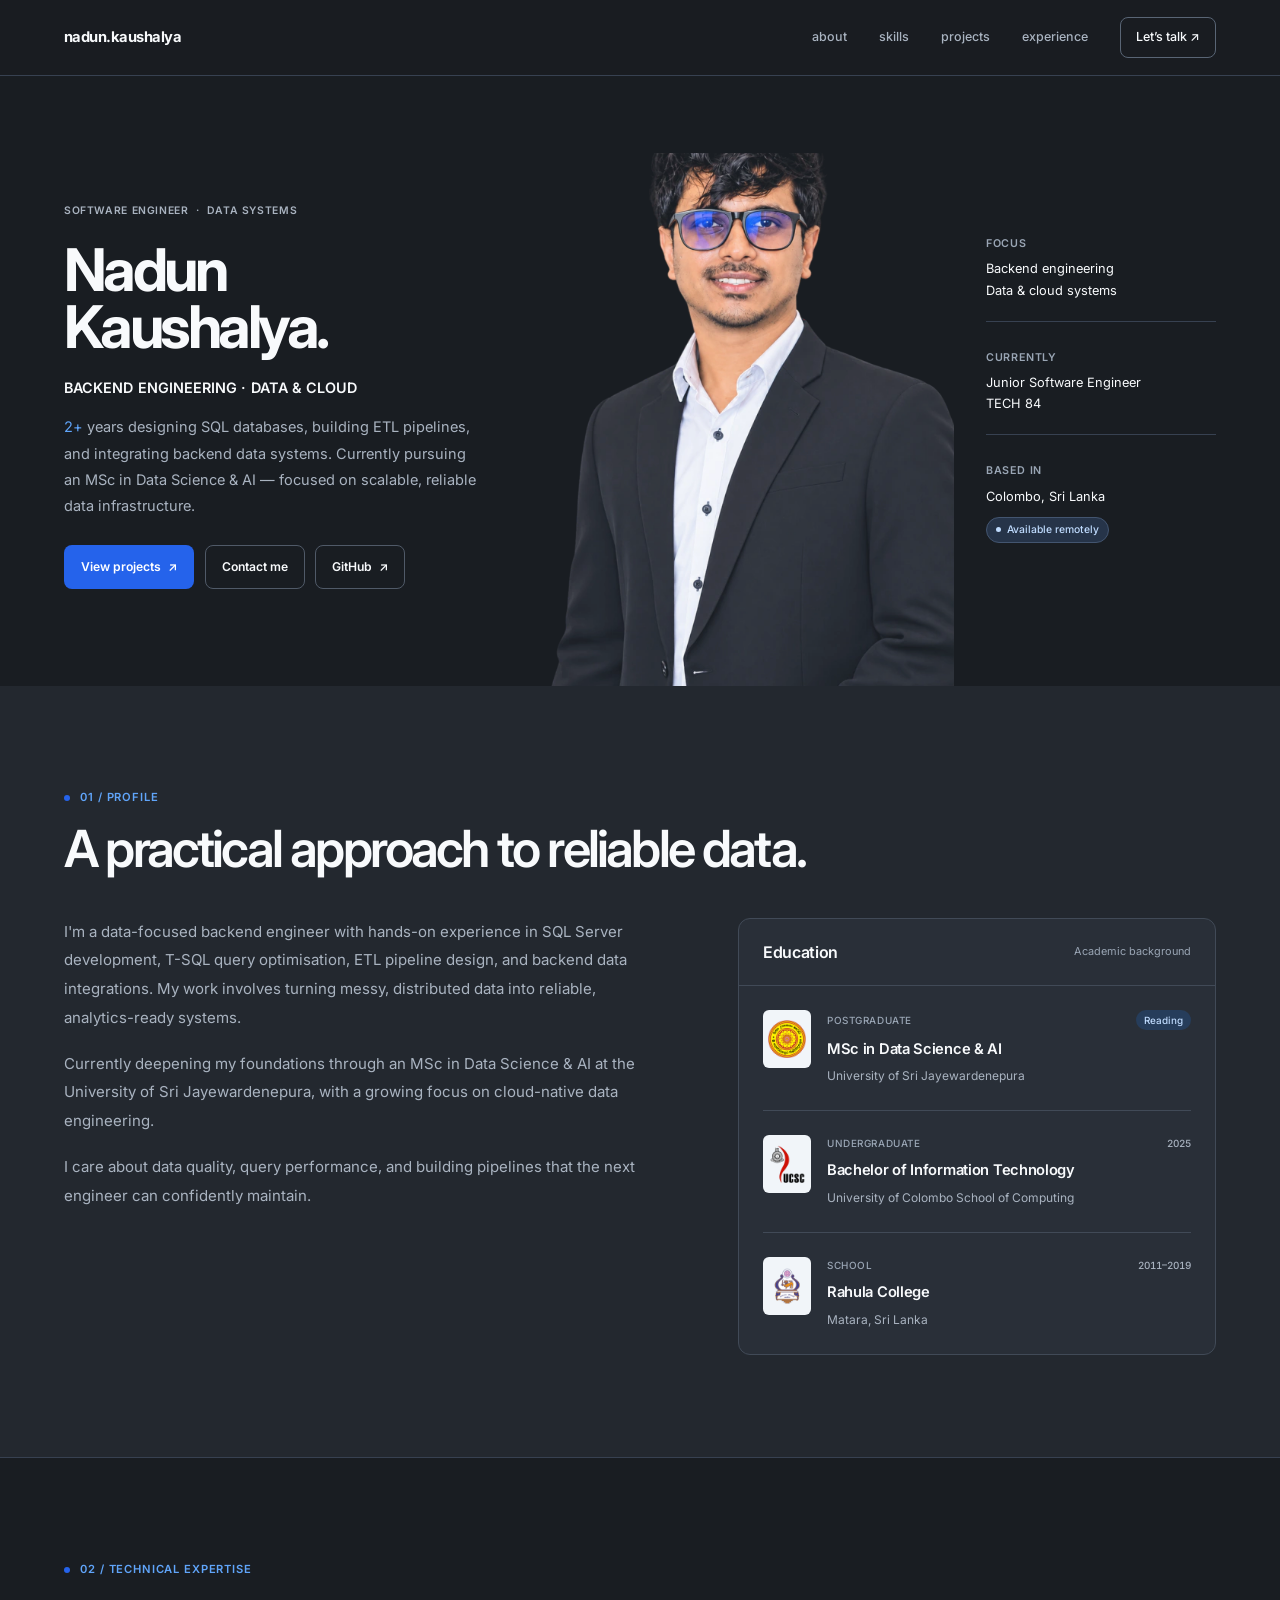
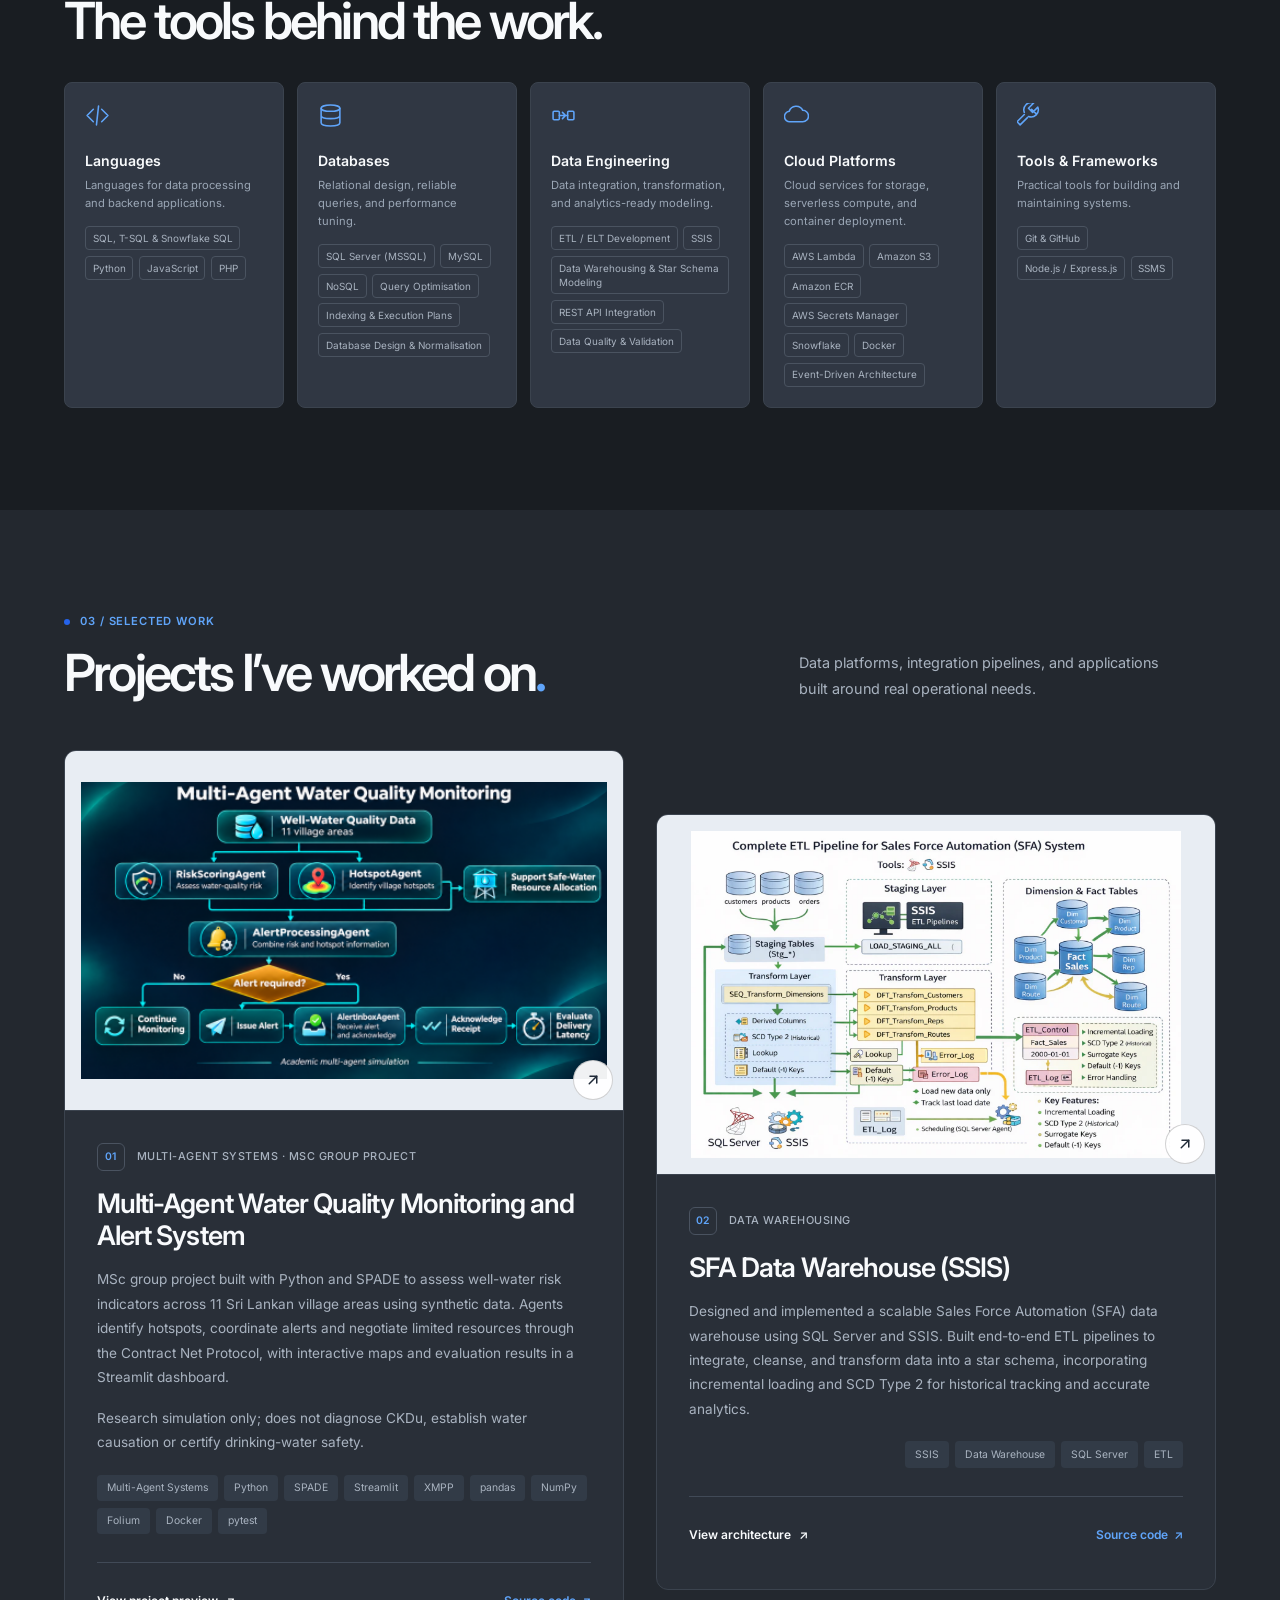
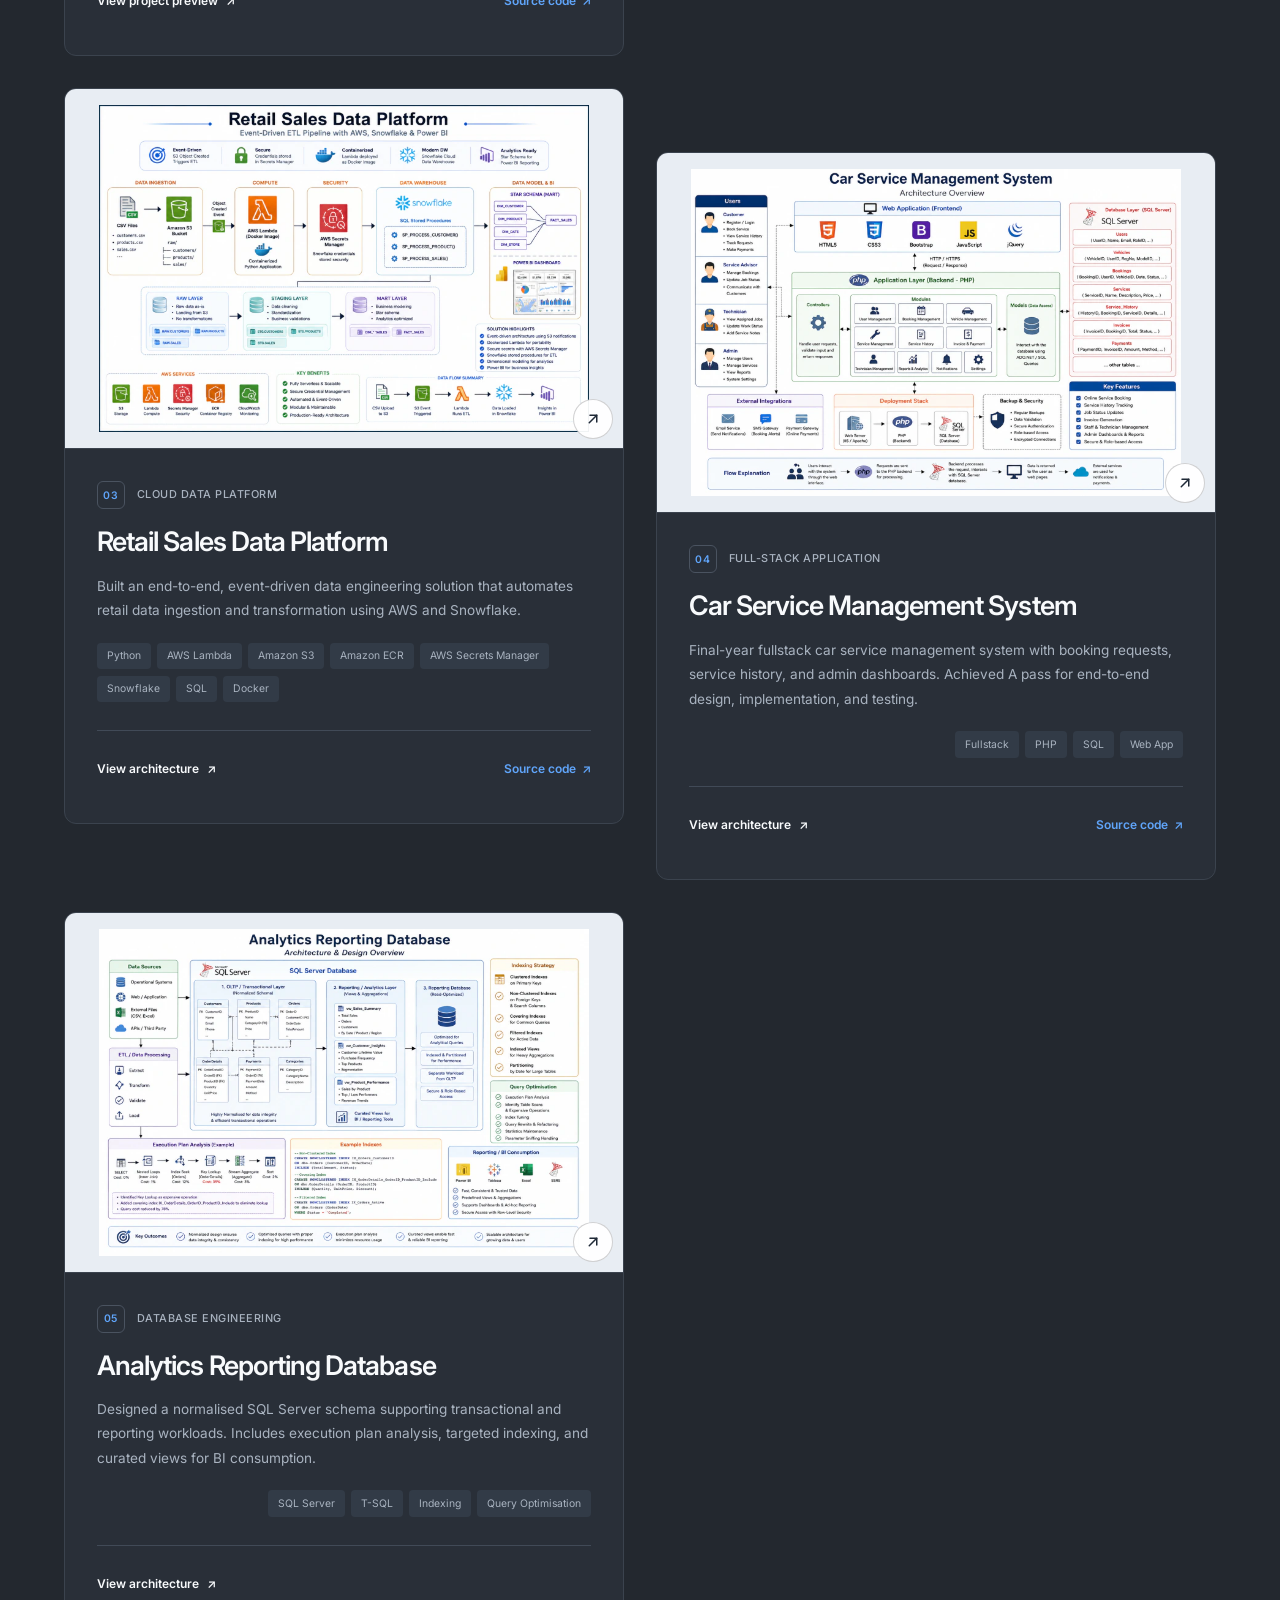
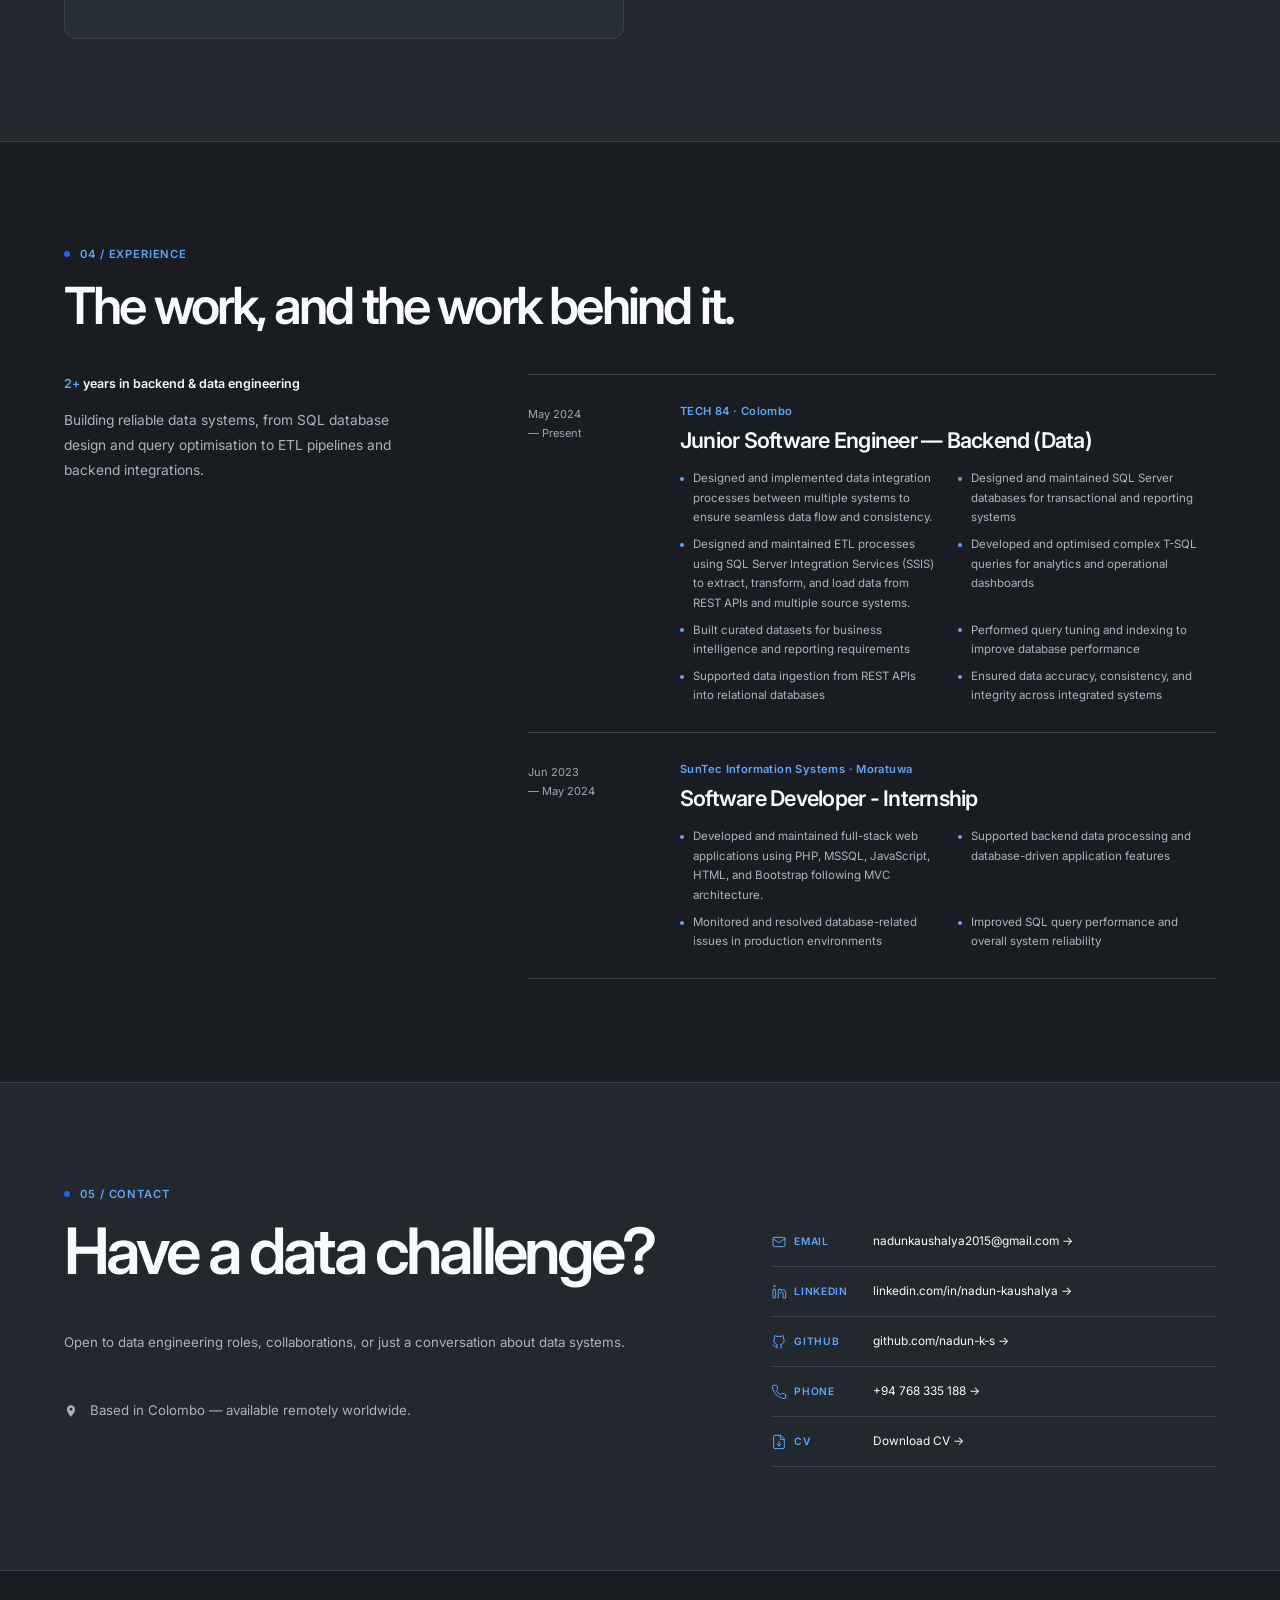
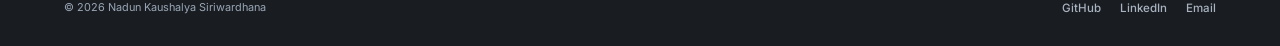
<file: index.html>
<!DOCTYPE html>
<html lang="en">
<head>
  <meta charset="UTF-8" />
  <meta name="viewport" content="width=device-width, initial-scale=1.0" />
  <title>Nadun Kaushalya — Software Engineer | Data &amp; Backend</title>
  <meta name="description" content="Nadun Kaushalya is a software engineer focused on backend systems, databases, and data engineering." />
  <meta name="theme-color" content="#191d22" />
  <link rel="icon" type="image/svg+xml" href="favicon.svg" />
  <link rel="preload" as="image" type="image/webp" imagesrcset="img/responsive/nadun-kaushalya-480.webp 480w, img/responsive/nadun-kaushalya-640.webp 640w, img/responsive/nadun-kaushalya-800.webp 800w, img/responsive/nadun-kaushalya-1000.webp 1000w, img/responsive/nadun-kaushalya-1440.webp 1440w, img/responsive/nadun-kaushalya-1800.webp 1800w, img/responsive/nadun-kaushalya-2200.webp 2200w" imagesizes="(max-width: 540px) 480px, 709px" fetchpriority="high" />
  <link rel="preconnect" href="https://fonts.googleapis.com" />
  <link rel="preconnect" href="https://fonts.gstatic.com" crossorigin />
  <link href="https://fonts.googleapis.com/css2?family=Inter:wght@400;500;600;700&display=swap" rel="stylesheet" />
  <link rel="stylesheet" href="portfolio.css" />
</head>
<body>

  <a class="skip-link" href="#main">Skip to content</a>
  <nav aria-label="Primary navigation">
    <a class="nav-name" href="#hero">nadun.kaushalya</a>
    <button class="nav-toggle" type="button" aria-label="Open navigation menu" aria-expanded="false" aria-controls="primaryNavigation">
      <span></span><span></span>
    </button>
    <ul id="primaryNavigation">
      <li><a href="#about">about</a></li>
      <li><a href="#skills">skills</a></li>
      <li><a href="#projects">projects</a></li>
      <li><a href="#experience">experience</a></li>
      <li><a href="#contact" class="nav-contact">Let’s talk ↗</a></li>
    </ul>
  </nav>

  <main id="main">
  <section id="hero">
    <div class="hero-content">
      <p class="hero-index">SOFTWARE ENGINEER &nbsp;·&nbsp; DATA SYSTEMS</p>

      <div class="hero-name-row">
        <h1 class="hero-name">Nadun<br />Kaushalya.</h1>

      </div>

      <p class="hero-title">BACKEND ENGINEERING · DATA &amp; CLOUD</p>
      <p class="hero-bio">
        <span class="experience-years-value">2+</span> years designing SQL databases, building ETL pipelines, and integrating
        backend data systems. Currently pursuing an MSc in Data Science &amp; AI &#8212;
        focused on scalable, reliable data infrastructure.
      </p>
      <div class="hero-links">
        <a href="#projects" class="btn btn-primary">View projects <span aria-hidden="true">&#8599;</span></a>
        <a href="#contact" class="btn btn-ghost">Contact me</a>
        <a href="https://github.com/nadun-k-s" target="_blank" rel="noopener noreferrer" class="btn btn-ghost">GitHub <span aria-hidden="true">&#8599;</span></a>
      </div>
    </div>

    <!-- sizes allows cover + 1.25x scale at the existing 620px maximum height; keep preload in sync. -->
    <div class="hero-photo-desktop">
      <picture>
        <source srcset="img/responsive/nadun-kaushalya-480.webp 480w, img/responsive/nadun-kaushalya-640.webp 640w, img/responsive/nadun-kaushalya-800.webp 800w, img/responsive/nadun-kaushalya-1000.webp 1000w, img/responsive/nadun-kaushalya-1440.webp 1440w, img/responsive/nadun-kaushalya-1800.webp 1800w, img/responsive/nadun-kaushalya-2200.webp 2200w" sizes="(max-width: 540px) 480px, 709px" type="image/webp" />
        <img src="img/nadun-kaushalya-fallback.png" alt="Nadun Kaushalya" width="1199" height="1312" loading="eager" fetchpriority="high" decoding="async" />
      </picture>

    </div>
    <aside class="hero-details" aria-label="Professional details">
      <div class="hero-detail"><span class="hero-detail-label">Focus</span><p>Backend engineering<br />Data &amp; cloud systems</p></div>
      <div class="hero-detail"><span class="hero-detail-label">Currently</span><p>Junior Software Engineer<br />TECH 84</p></div>
      <div class="hero-detail"><span class="hero-detail-label">Based in</span><p>Colombo, Sri Lanka</p><span class="availability-label">Available remotely</span></div>
    </aside>
  </section>


  <section id="about">
    <p class="section-label">01 / PROFILE</p>
    <h2 class="section-heading">A practical approach to <em>reliable data.</em></h2>
    <div class="about-grid reveal">
      <div class="about-text">
        <p>
          I'm a data-focused backend engineer with hands-on experience in SQL Server
          development, T-SQL query optimisation, ETL pipeline design, and backend
          data integrations. My work involves turning messy, distributed data into
          reliable, analytics-ready systems.
        </p>
        <p>
          Currently deepening my foundations through an MSc in Data Science &amp; AI
          at the University of Sri Jayewardenepura, with a growing focus on
          cloud-native data engineering.
        </p>
        <p>
          I care about data quality, query performance, and building pipelines that
          the next engineer can confidently maintain.
        </p>
      </div>
      <aside class="education-panel" aria-labelledby="education">
        <div class="education-header">
          <h3 id="education">Education</h3>
          <span>Academic background</span>
        </div>
        <ol class="education-list">
          <li class="education-item">
            <div class="education-logo"><picture><source srcset="img/responsive/usjp-96.webp" type="image/webp" /><img src="logos/usjp.png" alt="University of Sri Jayewardenepura crest" loading="lazy" width="800" height="800" decoding="async" /></picture></div>
            <div class="education-content">
              <div class="education-meta"><span>Postgraduate</span><span class="education-status">Reading</span></div>
              <h4>MSc in Data Science &amp; AI</h4>
              <p>University of Sri Jayewardenepura</p>
            </div>
          </li>
          <li class="education-item">
            <div class="education-logo"><picture><source srcset="img/responsive/ucsc-96.webp" type="image/webp" /><img src="logos/ucsc.png" alt="University of Colombo School of Computing crest" loading="lazy" width="280" height="280" decoding="async" /></picture></div>
            <div class="education-content">
              <div class="education-meta"><span>Undergraduate</span><span class="education-date">2025</span></div>
              <h4>Bachelor of Information Technology</h4>
              <p>University of Colombo School of Computing</p>
            </div>
          </li>
          <li class="education-item">
            <div class="education-logo"><picture><source srcset="img/responsive/rcm-96.webp" type="image/webp" /><img src="logos/rcm.png" alt="Rahula College crest" loading="lazy" width="512" height="512" decoding="async" /></picture></div>
            <div class="education-content">
              <div class="education-meta"><span>School</span><span class="education-date">2011–2019</span></div>
              <h4>Rahula College</h4>
              <p>Matara, Sri Lanka</p>
            </div>
          </li>
        </ol>
      </aside>
    </div>
  </section>


  <section id="skills">
    <p class="section-label">02 / TECHNICAL EXPERTISE</p>
    <h2 class="section-heading">The tools behind the work.</h2>
    <div class="skills-grid reveal">
      <div class="skill-card">
        <svg class="skill-icon" viewBox="0 0 24 24" fill="none" stroke="currentColor" stroke-width="1.5" stroke-linecap="round" stroke-linejoin="round" aria-hidden="true"><path d="m8 6-6 6 6 6m8-12 6 6-6 6m-3-15-2 18"/></svg>
        <h3 class="skill-group-title">Languages</h3>
        <p class="skill-description">Languages for data processing and backend applications.</p>
        <ul class="skill-list">
          <li>SQL, T-SQL &amp; Snowflake SQL</li><li>Python</li><li>JavaScript</li><li>PHP</li>
        </ul>
      </div>
      <div class="skill-card">
        <svg class="skill-icon" viewBox="0 0 24 24" fill="none" stroke="currentColor" stroke-width="1.5" stroke-linecap="round" stroke-linejoin="round" aria-hidden="true"><ellipse cx="12" cy="5" rx="9" ry="3"/><path d="M3 5v14c0 4 18 4 18 0V5M3 12c0 4 18 4 18 0"/></svg>
        <h3 class="skill-group-title">Databases</h3>
        <p class="skill-description">Relational design, reliable queries, and performance tuning.</p>
        <ul class="skill-list">
          <li>SQL Server (MSSQL)</li><li>MySQL</li><li>NoSQL</li>
          <li>Query Optimisation</li><li>Indexing &amp; Execution Plans</li>
          <li>Database Design &amp; Normalisation</li>
        </ul>
      </div>
      <div class="skill-card">
        <svg class="skill-icon" viewBox="0 0 24 24" fill="none" stroke="currentColor" stroke-width="1.5" stroke-linecap="round" stroke-linejoin="round" aria-hidden="true"><rect x="2" y="8" width="6" height="8" rx="1"/><rect x="16" y="8" width="6" height="8" rx="1"/><path d="M8 12h8m-5-3 3 3-3 3"/></svg>
        <h3 class="skill-group-title">Data Engineering</h3>
        <p class="skill-description">Data integration, transformation, and analytics-ready modeling.</p>
        <ul class="skill-list">
          <li>ETL / ELT Development</li><li>SSIS</li>
          <li>Data Warehousing &amp; Star Schema Modeling</li>
          <li>REST API Integration</li><li>Data Quality &amp; Validation</li>
        </ul>
      </div>
      <div class="skill-card">
        <svg class="skill-icon" viewBox="0 0 24 24" fill="none" stroke="currentColor" stroke-width="1.5" stroke-linecap="round" stroke-linejoin="round" aria-hidden="true"><path d="M6 18a5 5 0 0 1-1-10 7 7 0 0 1 13-1 5.5 5.5 0 0 1 0 11H6Z"/></svg>
        <h3 class="skill-group-title">Cloud Platforms</h3>
        <p class="skill-description">Cloud services for storage, serverless compute, and container deployment.</p>
        <ul class="skill-list">
          <li>AWS Lambda</li><li>Amazon S3</li><li>Amazon ECR</li>
          <li>AWS Secrets Manager</li><li>Snowflake</li><li>Docker</li>
          <li>Event-Driven Architecture</li>
        </ul>
      </div>
      <div class="skill-card">
        <svg class="skill-icon" viewBox="0 0 24 24" fill="none" stroke="currentColor" stroke-width="1.5" stroke-linecap="round" stroke-linejoin="round" aria-hidden="true"><path d="m14 6 4 4m-8 4-7 7-3-3 7-7m4 2a7 7 0 0 0 9-9l-5 5-4-4 5-5a7 7 0 0 0-9 9"/></svg>
        <h3 class="skill-group-title">Tools &amp; Frameworks</h3>
        <p class="skill-description">Practical tools for building and maintaining systems.</p>
        <ul class="skill-list">
          <li>Git &amp; GitHub</li><li>Node.js / Express.js</li><li>SSMS</li>
        </ul>
      </div>
    </div>
  </section>




  <div class="project-image-preview" id="projectImagePreview" role="dialog" aria-modal="true" aria-label="Project image preview" tabindex="-1">
    <button class="close-btn" aria-label="Close preview">×</button>
    <img id="projectPreviewImage" alt="Project preview" decoding="async" />
    <p class="preview-status" role="status" aria-live="polite"></p>
  </div>

  <div class="cv-preview" id="cvPreview" role="dialog" aria-modal="true" aria-labelledby="cvPreviewTitle">
    <div class="cv-preview-panel">
      <div class="cv-preview-header">
        <p class="cv-preview-title" id="cvPreviewTitle">Nadun Kaushalya — CV</p>
        <div class="cv-preview-actions">
          <a href="Resume - Nadun Kaushalya.pdf" download class="btn btn-primary">Download CV &#8595;</a>
          <button class="cv-preview-close" type="button" aria-label="Close CV preview">×</button>
        </div>
      </div>
      <iframe class="cv-preview-frame" data-src="Resume - Nadun Kaushalya.pdf" title="Nadun Kaushalya CV preview"></iframe>
    </div>
  </div>

  <section id="projects" aria-labelledby="projects-heading">
    <div class="projects-header">
      <div>
        <p class="section-label">03 / SELECTED WORK</p>
        <h2 class="section-heading" id="projects-heading">Projects I’ve worked on<span>.</span></h2>
      </div>
      <p class="projects-intro">Data platforms, integration pipelines, and applications built around real operational needs.</p>
    </div>
    <div class="projects-showcase">
      <article class="project-card reveal" aria-labelledby="project-title-1">
        <div class="project-image-wrap">
          <picture><source srcset="img/responsive/CKDu-multi-agent-480.webp 480w, img/responsive/CKDu-multi-agent-800.webp 800w, img/responsive/CKDu-multi-agent-1200.webp 1200w, img/CKDu-multi-agent.webp 1672w" sizes="(max-width: 600px) calc(100vw - 4rem), (min-width: 1289px) 530px, 43vw" type="image/webp" /><img loading="lazy" class="project-image" src="img/CKDu-multi-agent.png" alt="CKDu Well-Water Safety Network multi-agent simulation preview" width="1672" height="941" decoding="async" /></picture>
          <button class="project-preview-btn" type="button" aria-label="Enlarge CKDu Well-Water Safety Network project preview" data-image="img/CKDu-multi-agent.webp" data-fallback="img/CKDu-multi-agent.png" data-alt="CKDu Well-Water Safety Network multi-agent simulation preview">
            <svg viewBox="0 0 24 24" fill="none" xmlns="http://www.w3.org/2000/svg"><path d="M7 17L17 7" stroke="currentColor" stroke-width="2" stroke-linecap="round" stroke-linejoin="round"/><path d="M8 7H17V16" stroke="currentColor" stroke-width="2" stroke-linecap="round" stroke-linejoin="round"/></svg>
          </button>
        </div>
        <div class="project-content">
          <p class="project-category"><span class="project-number">01</span>Multi-agent systems · MSc group project</p>
          <h3 class="project-title" id="project-title-1">Multi-Agent Water Quality Monitoring and Alert System</h3>
          <p class="project-desc">MSc group project built with Python and SPADE to assess well-water risk indicators across 11 Sri Lankan village areas using synthetic data. Agents identify hotspots, coordinate alerts and negotiate limited resources through the Contract Net Protocol, with interactive maps and evaluation results in a Streamlit dashboard.</p>
          <p class="project-desc">Research simulation only; does not diagnose CKDu, establish water causation or certify drinking-water safety.</p>
          <div class="tags">
            <span class="tag">Multi-Agent Systems</span><span class="tag">Python</span>
            <span class="tag">SPADE</span><span class="tag">Streamlit</span>
            <span class="tag">XMPP</span><span class="tag">pandas</span>
            <span class="tag">NumPy</span><span class="tag">Folium</span>
            <span class="tag">Docker</span><span class="tag">pytest</span>
          </div>
          <div class="project-actions"><button type="button" class="project-preview-btn project-details-button" data-image="img/CKDu-multi-agent.webp" data-fallback="img/CKDu-multi-agent.png" data-alt="CKDu Well-Water Safety Network multi-agent simulation preview">View project preview <span aria-hidden="true">↗</span></button><a href="https://github.com/nadun-k-s/ckdu-mas.git" target="_blank" rel="noopener noreferrer" class="project-link">Source code <span aria-hidden="true">↗</span></a></div>
        </div>
      </article>
      <article class="project-card reveal" aria-labelledby="project-title-2">
        <div class="project-image-wrap">
          <picture><source srcset="img/responsive/SSIS-architecture-480.webp 480w, img/responsive/SSIS-architecture-800.webp 800w, img/responsive/SSIS-architecture-1200.webp 1200w" sizes="(max-width: 600px) calc(100vw - 4rem), (min-width: 1289px) 530px, 43vw" type="image/webp" /><img loading="lazy" class="project-image" src="img/SSIS-architecture.png" alt="SFA Data Warehouse project preview" width="1536" height="1024" decoding="async" /></picture>
          <button class="project-preview-btn" type="button" aria-label="Enlarge SFA Data Warehouse project preview" data-image="img/SSIS-architecture.webp" data-fallback="img/SSIS-architecture.png" data-alt="SFA Data Warehouse project preview">
            <svg viewBox="0 0 24 24" fill="none" xmlns="http://www.w3.org/2000/svg"><path d="M7 17L17 7" stroke="currentColor" stroke-width="2" stroke-linecap="round" stroke-linejoin="round"/><path d="M8 7H17V16" stroke="currentColor" stroke-width="2" stroke-linecap="round" stroke-linejoin="round"/></svg>
          </button>
        </div>
        <div class="project-content">
          <p class="project-category"><span class="project-number">02</span>Data warehousing</p>
          <h3 class="project-title" id="project-title-2">SFA Data Warehouse (SSIS)</h3>
          <p class="project-desc">
          Designed and implemented a scalable Sales Force Automation (SFA) data warehouse using SQL Server and SSIS. Built end-to-end ETL pipelines to integrate, cleanse, and transform data into a star schema, incorporating incremental loading and SCD Type 2 for historical tracking and accurate analytics.
        </p>
          <div class="tags">
          <span class="tag">SSIS</span><span class="tag">Data Warehouse</span>
          <span class="tag">SQL Server</span><span class="tag">ETL</span>
        </div>
          <div class="project-actions"><button type="button" class="project-preview-btn project-details-button" data-image="img/SSIS-architecture.webp" data-fallback="img/SSIS-architecture.png" data-alt="SFA Data Warehouse project preview">View architecture <span aria-hidden="true">↗</span></button><a href="https://github.com/nadun-k-s/Sals_Force_ETL.git" target="_blank" rel="noopener noreferrer" class="project-link">Source code <span aria-hidden="true">↗</span></a></div>
        </div>
      </article>
      <article class="project-card reveal" aria-labelledby="project-title-3">
        <div class="project-image-wrap">
          <picture><source srcset="img/responsive/snowflake-full-architecture-480.webp 480w, img/responsive/snowflake-full-architecture-800.webp 800w, img/responsive/snowflake-full-architecture-1200.webp 1200w" sizes="(max-width: 600px) calc(100vw - 4rem), (min-width: 1289px) 530px, 43vw" type="image/webp" /><img loading="lazy" class="project-image" src="img/snowflake-full-architecture.png" alt="Retail Sales Data Platform project preview" width="1536" height="1024" decoding="async" /></picture>
          <button class="project-preview-btn" type="button" aria-label="Enlarge Retail Sales Data Platform project preview" data-image="img/snowflake-full-architecture.webp" data-fallback="img/snowflake-full-architecture.png" data-alt="Retail Sales Data Platform project preview">
            <svg viewBox="0 0 24 24" fill="none" xmlns="http://www.w3.org/2000/svg"><path d="M7 17L17 7" stroke="currentColor" stroke-width="2" stroke-linecap="round" stroke-linejoin="round"/><path d="M8 7H17V16" stroke="currentColor" stroke-width="2" stroke-linecap="round" stroke-linejoin="round"/></svg>
          </button>
        </div>
        <div class="project-content">
          <p class="project-category"><span class="project-number">03</span>Cloud data platform</p>
          <h3 class="project-title" id="project-title-3">Retail Sales Data Platform</h3>
          <p class="project-desc">
          Built an end-to-end, event-driven data engineering solution that automates retail data ingestion and transformation using AWS and Snowflake.
        </p>
          <div class="tags">
          <span class="tag">Python</span><span class="tag">AWS Lambda</span>
          <span class="tag">Amazon S3</span><span class="tag">Amazon ECR</span>
          <span class="tag">AWS Secrets Manager</span><span class="tag">Snowflake</span>
          <span class="tag">SQL</span><span class="tag">Docker</span>
        </div>
          <div class="project-actions"><button type="button" class="project-preview-btn project-details-button" data-image="img/snowflake-full-architecture.webp" data-fallback="img/snowflake-full-architecture.png" data-alt="Retail Sales Data Platform project preview">View architecture <span aria-hidden="true">↗</span></button><a href="https://github.com/nadun-k-s/Retail-Sales-Data-Platform.git" target="_blank" rel="noopener noreferrer" class="project-link">Source code <span aria-hidden="true">↗</span></a></div>
        </div>
      </article>
      <article class="project-card reveal" aria-labelledby="project-title-4">
        <div class="project-image-wrap">
          <picture><source srcset="img/responsive/cms-architecture-480.webp 480w, img/responsive/cms-architecture-800.webp 800w, img/responsive/cms-architecture-1200.webp 1200w" sizes="(max-width: 600px) calc(100vw - 4rem), (min-width: 1289px) 530px, 43vw" type="image/webp" /><img loading="lazy" class="project-image" src="img/cms-architecture.png" alt="Car Service Management System project preview" width="1536" height="1024" decoding="async" /></picture>
          <button class="project-preview-btn" type="button" aria-label="Enlarge Car Service Management System project preview" data-image="img/cms-architecture.webp" data-fallback="img/cms-architecture.png" data-alt="Car Service Management System project preview">
            <svg viewBox="0 0 24 24" fill="none" xmlns="http://www.w3.org/2000/svg"><path d="M7 17L17 7" stroke="currentColor" stroke-width="2" stroke-linecap="round" stroke-linejoin="round"/><path d="M8 7H17V16" stroke="currentColor" stroke-width="2" stroke-linecap="round" stroke-linejoin="round"/></svg>
          </button>
        </div>
        <div class="project-content">
          <p class="project-category"><span class="project-number">04</span>Full-stack application</p>
          <h3 class="project-title" id="project-title-4">Car Service Management System</h3>
          <p class="project-desc">
          Final-year fullstack car service management system with booking requests, service history,
          and admin dashboards. Achieved A pass for end-to-end design, implementation, and testing.
        </p>
          <div class="tags">
          <span class="tag">Fullstack</span><span class="tag">PHP</span>
          <span class="tag">SQL</span><span class="tag">Web App</span>
        </div>
          <div class="project-actions"><button type="button" class="project-preview-btn project-details-button" data-image="img/cms-architecture.webp" data-fallback="img/cms-architecture.png" data-alt="Car Service Management System project preview">View architecture <span aria-hidden="true">↗</span></button><a href="https://github.com/nadun-k-s/Car-Service-Management-System.git" target="_blank" rel="noopener noreferrer" class="project-link">Source code <span aria-hidden="true">↗</span></a></div>
        </div>
      </article>
      <article class="project-card reveal" aria-labelledby="project-title-5">
        <div class="project-image-wrap">
          <picture><source srcset="img/responsive/reporting-warehouse-480.webp 480w, img/responsive/reporting-warehouse-800.webp 800w, img/responsive/reporting-warehouse-1200.webp 1200w" sizes="(max-width: 600px) calc(100vw - 4rem), (min-width: 1289px) 530px, 43vw" type="image/webp" /><img loading="lazy" class="project-image" src="img/reporting-warehouse.png" alt="Analytics Reporting Database project preview" width="1536" height="1024" decoding="async" /></picture>
          <button class="project-preview-btn" type="button" aria-label="Enlarge Analytics Reporting Database project preview" data-image="img/reporting-warehouse.webp" data-fallback="img/reporting-warehouse.png" data-alt="Analytics Reporting Database project preview">
            <svg viewBox="0 0 24 24" fill="none" xmlns="http://www.w3.org/2000/svg"><path d="M7 17L17 7" stroke="currentColor" stroke-width="2" stroke-linecap="round" stroke-linejoin="round"/><path d="M8 7H17V16" stroke="currentColor" stroke-width="2" stroke-linecap="round" stroke-linejoin="round"/></svg>
          </button>
        </div>
        <div class="project-content">
          <p class="project-category"><span class="project-number">05</span>Database engineering</p>
          <h3 class="project-title" id="project-title-5">Analytics Reporting Database</h3>
          <p class="project-desc">
          Designed a normalised SQL Server schema supporting transactional and reporting
          workloads. Includes execution plan analysis, targeted indexing, and curated
          views for BI consumption.
        </p>
          <div class="tags">
          <span class="tag">SQL Server</span><span class="tag">T-SQL</span>
          <span class="tag">Indexing</span><span class="tag">Query Optimisation</span>
        </div>
          <div class="project-actions"><button type="button" class="project-preview-btn project-details-button" data-image="img/reporting-warehouse.webp" data-fallback="img/reporting-warehouse.png" data-alt="Analytics Reporting Database project preview">View architecture <span aria-hidden="true">↗</span></button></div>
        </div>
      </article>
    </div>
  </section>





  <section id="experience">
    <p class="section-label">04 / EXPERIENCE</p>
    <h2 class="section-heading">The work, and the work behind it.</h2>
    <div class="experience-layout">
      <div class="experience-intro">
        <p class="experience-years"><span class="experience-years-value">2+</span> years in backend &amp; data engineering</p>
        <p>Building reliable data systems, from SQL database design and query optimisation to ETL pipelines and backend integrations.</p>
      </div>
    <div class="timeline reveal">
      <div class="timeline-item">
        <div class="timeline-date">May 2024<br />&#8212; Present</div>
        <div>
          <p class="timeline-company">TECH 84 &middot; Colombo</p>
          <h3 class="timeline-role">Junior Software Engineer &#8212; Backend (Data)</h3>
          <ul class="timeline-bullets">
            <li>Designed and implemented data integration processes between multiple systems to ensure seamless data flow and consistency.</li>
            <li>Designed and maintained SQL Server databases for transactional and reporting systems</li>
            <li>Designed and maintained ETL processes using SQL Server Integration Services (SSIS) to extract, transform,
                and load data from REST APIs and multiple source systems.</li>
            <li>Developed and optimised complex T-SQL queries for analytics and operational dashboards</li>
            <li>Built curated datasets for business intelligence and reporting requirements</li>
            <li>Performed query tuning and indexing to improve database performance</li>
            <li>Supported data ingestion from REST APIs into relational databases</li>
            <li>Ensured data accuracy, consistency, and integrity across integrated systems</li>
          </ul>
        </div>
      </div>
      <div class="timeline-item">
        <div class="timeline-date">Jun 2023<br />&#8212; May 2024</div>
        <div>
          <p class="timeline-company">SunTec Information Systems &middot; Moratuwa</p>
          <h3 class="timeline-role">Software Developer - Internship</h3>
          <ul class="timeline-bullets">
            <li>Developed and maintained full-stack web applications using PHP, MSSQL, JavaScript, HTML, and Bootstrap following MVC architecture.</li>
            <li>Supported backend data processing and database-driven application features</li>
            <li>Monitored and resolved database-related issues in production environments</li>
            <li>Improved SQL query performance and overall system reliability</li>
          </ul>
        </div>
      </div>
    </div>
    </div>
  </section>

  <section id="contact">
    <div class="contact-inner reveal">
      <p class="section-label">05 / CONTACT</p>
      <h2 class="contact-heading">Have a data challenge?</h2>
      <p class="contact-sub">
        Open to data engineering roles, collaborations, or just a conversation about
        data systems.
      </p>
      <p class="contact-sub">
        <svg width="14" height="14" viewBox="0 0 24 24" fill="none" xmlns="http://www.w3.org/2000/svg" style="vertical-align: middle; margin-right: 0.5rem;">
          <path d="M12 2C8.13 2 5 5.13 5 9c0 5.25 7 13 7 13s7-7.75 7-13c0-3.87-3.13-7-7-7zm0 9.5c-1.38 0-2.5-1.12-2.5-2.5s1.12-2.5 2.5-2.5 2.5 1.12 2.5 2.5-1.12 2.5-2.5 2.5z" fill="currentColor"/>
        </svg>
        Based in Colombo &#8212; available remotely worldwide.
      </p>
      <div class="contact-links">
        <a href="mailto:nadunkaushalya2015@gmail.com" class="contact-row">
          <span class="contact-row-label"><svg class="contact-icon" viewBox="0 0 24 24" fill="none" stroke="currentColor" stroke-width="1.5" stroke-linecap="round" stroke-linejoin="round" aria-hidden="true"><rect x="3" y="5" width="18" height="14" rx="2"/><path d="m3 7 9 6 9-6"/></svg>Email</span>nadunkaushalya2015@gmail.com &#8594;
        </a>
        <a href="https://linkedin.com/in/nadun-kaushalya" target="_blank" rel="noopener noreferrer" class="contact-row">
          <span class="contact-row-label"><svg class="contact-icon" viewBox="0 0 24 24" fill="none" stroke="currentColor" stroke-width="1.5" stroke-linecap="round" stroke-linejoin="round" aria-hidden="true"><rect x="3" y="8" width="4" height="13" rx="1"/><path d="M11 21V8h4v2a4 4 0 0 1 7 3v8h-4v-7a2 2 0 0 0-4 0"/><circle cx="5" cy="3" r="1"/></svg>LinkedIn</span>linkedin.com/in/nadun-kaushalya &#8594;
        </a>
        <a href="https://github.com/nadun-k-s" target="_blank" rel="noopener noreferrer" class="contact-row">
          <span class="contact-row-label"><svg class="contact-icon" viewBox="0 0 24 24" fill="none" stroke="currentColor" stroke-width="1.5" stroke-linecap="round" stroke-linejoin="round" aria-hidden="true"><path d="M9 19c-4.3 1.3-4.3-2.2-6-2.7m12 5v-3.4a3 3 0 0 0-.8-2.3c2.7-.3 5.5-1.3 5.5-6A4.7 4.7 0 0 0 18.4 6a4.3 4.3 0 0 0-.1-3.5S17.3 2.2 15 3.8a12 12 0 0 0-6 0C6.7 2.2 5.7 2.5 5.7 2.5A4.3 4.3 0 0 0 5.6 6a4.7 4.7 0 0 0-1.3 3.6c0 4.7 2.8 5.7 5.5 6A3 3 0 0 0 9 18v3.3"/></svg>GitHub</span>github.com/nadun-k-s &#8594;
        </a>
        <a href="tel:+94768335188" class="contact-row">
          <span class="contact-row-label"><svg class="contact-icon" viewBox="0 0 24 24" fill="none" stroke="currentColor" stroke-width="1.5" stroke-linecap="round" stroke-linejoin="round" aria-hidden="true"><path d="M22 16.9v3a2 2 0 0 1-2.2 2 19.8 19.8 0 0 1-8.6-3.1 19.5 19.5 0 0 1-6-6A19.8 19.8 0 0 1 2.1 4.2 2 2 0 0 1 4.1 2h3a2 2 0 0 1 2 1.7c.1 1 .4 1.9.7 2.8a2 2 0 0 1-.5 2.1L8 9.9a16 16 0 0 0 6 6l1.3-1.3a2 2 0 0 1 2.1-.5c.9.3 1.8.6 2.8.7a2 2 0 0 1 1.8 2.1Z"/></svg>Phone</span>+94 768 335 188 &#8594;
        </a>
        <a href="Resume - Nadun Kaushalya.pdf" class="contact-row" id="cvDownloadLink">
          <span class="contact-row-label"><svg class="contact-icon" viewBox="0 0 24 24" fill="none" stroke="currentColor" stroke-width="1.5" stroke-linecap="round" stroke-linejoin="round" aria-hidden="true"><path d="M14 2H6a2 2 0 0 0-2 2v16a2 2 0 0 0 2 2h12a2 2 0 0 0 2-2V8Z"/><path d="M14 2v6h6m-8 3v7m-3-3 3 3 3-3"/></svg>CV</span>Download CV &#8594;
        </a>
      </div>
    </div>
  </section>

  <footer>
    <span>&#169; 2026 Nadun Kaushalya Siriwardhana</span>
    <div class="footer-links">
      <a href="https://github.com/nadun-k-s" target="_blank" rel="noopener noreferrer">GitHub</a>
      <a href="https://linkedin.com/in/nadun-kaushalya" target="_blank" rel="noopener noreferrer">LinkedIn</a>
      <a href="mailto:nadunkaushalya2015@gmail.com">Email</a>
    </div>
  </footer>
  </main>

  <script>
    const previewButtons = document.querySelectorAll('.project-preview-btn');
    const preview = document.getElementById('projectImagePreview');
    const previewImage = document.getElementById('projectPreviewImage');
    const closeBtn = preview.querySelector('.close-btn');
    let activePreviewButton;
    const cvDownloadLink = document.getElementById('cvDownloadLink');
    const cvPreview = document.getElementById('cvPreview');
    const cvCloseBtn = cvPreview.querySelector('.cv-preview-close');
    const navigationToggle = document.querySelector('.nav-toggle');
    const navigation = document.getElementById('primaryNavigation');
    const navigationLinks = navigation.querySelectorAll('a');

    previewButtons.forEach((button) => {
      button.addEventListener('click', () => {
        activePreviewButton = button;
        previewImage.dataset.fallback = button.dataset.fallback;
        previewImage.dataset.retried = '';
        previewImage.hidden = false;
        preview.querySelector('.preview-status').textContent = 'Loading full-resolution preview…';
        previewImage.src = button.dataset.image;
        previewImage.alt = button.dataset.alt;
        preview.classList.add('active');
        document.body.style.overflow = 'hidden';
        closeBtn.focus();
      });
    });

    const previewStatus = preview.querySelector('.preview-status');
    previewImage.addEventListener('load', () => { previewStatus.textContent = ''; });
    previewImage.addEventListener('error', () => {
      if (previewImage.dataset.fallback && !previewImage.dataset.retried) {
        previewImage.dataset.retried = 'true';
        previewImage.src = previewImage.dataset.fallback;
      } else {
        previewImage.hidden = true;
        previewStatus.textContent = 'Preview could not load. Close and select View architecture to retry.';
      }
    });
    document.querySelectorAll('picture img').forEach((image) => {
      const picture = image.closest('picture');
      const markLoaded = () => { picture.classList.add('image-ready'); picture.classList.remove('image-failed'); };
      image.addEventListener('load', markLoaded);
      image.addEventListener('error', () => {
        if (!image.dataset.fallbackAttempted) {
          image.dataset.fallbackAttempted = 'true';
          picture.querySelectorAll('source').forEach((source) => source.remove());
          image.src = image.getAttribute('src');
        } else {
          picture.classList.add('image-failed');
          picture.setAttribute('data-image-message', image.alt + ' — image unavailable');
        }
      });
      if (image.complete && image.naturalWidth) markLoaded();
    });

    const closePreview = () => {
      const wasOpen = preview.classList.contains('active');
      preview.classList.remove('active');
      if (wasOpen) {
        document.body.style.overflow = '';
        activePreviewButton?.focus();
      }
    };

    closeBtn.addEventListener('click', closePreview);
    preview.addEventListener('click', (e) => {
      if (e.target === preview) closePreview();
    });
    const closeCvPreview = () => {
      const wasOpen = cvPreview.classList.contains('active');
      cvPreview.classList.remove('active');
      if (wasOpen) {
        document.body.style.overflow = '';
        cvDownloadLink.focus();
      }
    };

    cvDownloadLink.addEventListener('click', (e) => {
      e.preventDefault();
      const frame = cvPreview.querySelector('iframe');
      if (!frame.hasAttribute('src')) frame.src = frame.dataset.src;
      cvPreview.classList.add('active');
      document.body.style.overflow = 'hidden';
      cvCloseBtn.focus();
    });
    cvCloseBtn.addEventListener('click', closeCvPreview);
    cvPreview.addEventListener('click', (e) => {
      if (e.target === cvPreview) closeCvPreview();
    });
    document.addEventListener('keydown', (e) => {
      if (e.key === 'Escape') closePreview();
      if (e.key === 'Escape') closeCvPreview();
    });

    navigationToggle.addEventListener('click', () => {
      const isExpanded = navigationToggle.getAttribute('aria-expanded') === 'true';
      navigationToggle.setAttribute('aria-expanded', String(!isExpanded));
      navigationToggle.setAttribute('aria-label', isExpanded ? 'Open navigation menu' : 'Close navigation menu');
      navigation.classList.toggle('is-open', !isExpanded);
    });
    navigationLinks.forEach((link) => {
      link.addEventListener('click', () => {
        navigation.classList.remove('is-open');
        navigationToggle.setAttribute('aria-expanded', 'false');
        navigationToggle.setAttribute('aria-label', 'Open navigation menu');
      });
    });
    document.addEventListener('keydown', (e) => {
      if (e.key === 'Escape' && navigation.classList.contains('is-open')) {
        navigation.classList.remove('is-open');
        navigationToggle.setAttribute('aria-expanded', 'false');
        navigationToggle.setAttribute('aria-label', 'Open navigation menu');
        navigationToggle.focus();
      }
    });

    // Keep keyboard focus within the open preview dialog.
    document.addEventListener('keydown', (event) => {
      const dialog = document.querySelector('.cv-preview.active, .project-image-preview.active');
      if (!dialog || event.key !== 'Tab') return;
      const controls = [...dialog.querySelectorAll('a[href], button, iframe')];
      const first = controls[0];
      const last = controls[controls.length - 1];
      if (event.shiftKey && document.activeElement === first) {
        event.preventDefault(); last.focus();
      } else if (!event.shiftKey && document.activeElement === last) {
        event.preventDefault(); first.focus();
      }
    });

    const experienceStart = new Date('2024-05-01');
    const yearsOfExperience = Math.max(0, Math.floor((Date.now() - experienceStart) / (1000 * 60 * 60 * 24 * 365.25)));

    document.querySelectorAll('.experience-years-value').forEach((el) => {
      el.textContent = `${yearsOfExperience}+`;
    });

    const revealElements = document.querySelectorAll('.reveal');
    if ('IntersectionObserver' in window) {
      const revealObserver = new IntersectionObserver(
        (entries) => entries.forEach((entry) => {
          if (entry.isIntersecting) {
            entry.target.classList.add('visible');
            revealObserver.unobserve(entry.target);
          }
        }),
        { threshold: 0.12 }
      );
      revealElements.forEach((element) => revealObserver.observe(element));

      const sectionObserver = new IntersectionObserver(
        (entries) => entries.forEach((entry) => {
          if (entry.isIntersecting) {
            navigationLinks.forEach((link) => {
              const isActive = link.hash === `#${entry.target.id}`;
              link.classList.toggle('active', isActive);
              if (isActive) link.setAttribute('aria-current', 'location');
              else link.removeAttribute('aria-current');
            });
          }
        }),
        { rootMargin: '-30% 0px -60% 0px' }
      );
      document.querySelectorAll('main section[id]').forEach((section) => sectionObserver.observe(section));
    } else {
      revealElements.forEach((element) => element.classList.add('visible'));
    }
    document.querySelectorAll('.project-card').forEach((c, i) => { c.style.transitionDelay = i * 0.1 + 's'; });
  </script>
</body>
</html>
</file>
<file: portfolio.css>
:root {
  color-scheme: dark;
  --page: #191d22;
  --section-alt: #23282f;
  --surface: #303743;
  --surface-hover: #37404c;
  --text: #f8fafc;
  --text-secondary: #a9b3c0;
  --text-muted: #9aa6b5;
  --accent: #60a5fa;
  --accent-strong: #2563eb;
  --divider: #374151;
  --content-width: 1320px;
  --gutter: clamp(1.25rem, 5vw, 4.5rem);
  --section-space: clamp(4.5rem, 8vw, 7.5rem);
  --radius: 8px;
  --ease: cubic-bezier(.2, .7, .3, 1);
  --sans: "Inter", Inter, -apple-system, BlinkMacSystemFont, "Segoe UI", sans-serif;
}

*, *::before, *::after { box-sizing: border-box; }
html { scroll-behavior: smooth; scroll-padding-top: 76px; }
body {
  margin: 0;
  background: var(--page);
  color: var(--text);
  font-family: var(--sans);
  font-size: 16px;
  line-height: 1.65;
  -webkit-font-smoothing: antialiased;
  text-rendering: optimizeLegibility;
}
body:has(.project-image-preview.active), body:has(.cv-preview.active) { overflow: hidden; }
img { display: block; max-width: 100%; }
a { color: inherit; }
a:focus-visible, button:focus-visible {
  outline: 3px solid var(--accent);
  outline-offset: 4px;
}
.skip-link {
  position: fixed;
  z-index: 2000;
  top: .75rem;
  left: .75rem;
  padding: .7rem 1rem;
  transform: translateY(-160%);
  border-radius: var(--radius);
  background: var(--text);
  color: var(--page);
  text-decoration: none;
}
.skip-link:focus { transform: translateY(0); }

nav {
  position: sticky;
  z-index: 100;
  top: 0;
  display: flex;
  min-height: 76px;
  align-items: center;
  justify-content: space-between;
  padding-inline: max(var(--gutter), calc((100% - var(--content-width)) / 2));
  border-bottom: 1px solid var(--divider);
  background: rgba(25, 29, 34, .96);
  backdrop-filter: blur(12px);
}
.nav-name {
  color: var(--text);
  font-size: .92rem;
  font-weight: 700;
  letter-spacing: -.035em;
  text-decoration: none;
}
nav ul { display: flex; align-items: center; gap: clamp(1rem, 2.5vw, 2.1rem); margin: 0; padding: 0; list-style: none; }
nav ul a {
  position: relative;
  display: inline-block;
  padding-block: .6rem;
  color: var(--text-secondary);
  font-size: .78rem;
  font-weight: 500;
  text-decoration: none;
  transition: color 180ms ease;
}
nav ul a:not(.nav-contact)::after {
  position: absolute;
  right: 0;
  bottom: .28rem;
  left: 0;
  height: 2px;
  background: var(--accent-strong);
  content: "";
  transform: scaleX(0);
  transform-origin: left;
  transition: transform 180ms ease;
}
nav ul a:hover, nav ul a.active { color: var(--text); }
nav ul a:hover::after, nav ul a.active::after { transform: scaleX(1); }
nav ul a.nav-contact {
  padding: .55rem .95rem;
  border: 1px solid #596575;
  border-radius: var(--radius);
  color: var(--text);
  transition: border-color 180ms ease, background 180ms ease;
}
nav ul a.nav-contact:hover { border-color: var(--accent-strong); background: var(--accent-strong); }
.nav-toggle {
  display: none;
  width: 44px;
  height: 44px;
  padding: 0;
  border: 1px solid var(--divider);
  border-radius: var(--radius);
  background: var(--surface);
  color: var(--text);
  cursor: pointer;
}
.nav-toggle span { display: block; width: 18px; height: 2px; margin: 5px auto; background: currentColor; transition: transform 180ms ease; }
.nav-toggle[aria-expanded="true"] span:first-child { transform: translateY(3.5px) rotate(45deg); }
.nav-toggle[aria-expanded="true"] span:last-child { transform: translateY(-3.5px) rotate(-45deg); }

main { overflow: clip; }
section {
  width: 100%;
  padding: var(--section-space) max(var(--gutter), calc((100% - var(--content-width)) / 2));
  scroll-margin-top: 76px;
}
#hero, #experience, #skills { background: var(--page); }
#about, #projects, #contact { background: var(--section-alt); }
.section-label {
  display: flex;
  align-items: center;
  gap: .65rem;
  margin: 0 0 .85rem;
  color: var(--accent);
  font-size: .7rem;
  font-weight: 600;
  letter-spacing: .075em;
  text-transform: uppercase;
}
.section-label::before { width: 6px; height: 6px; border-radius: 50%; background: var(--accent-strong); content: ""; }
.section-heading {
  max-width: 800px;
  margin: 0 0 2.5rem;
  font-size: clamp(2rem, 4vw, 3.5rem);
  font-weight: 600;
  letter-spacing: -.055em;
  line-height: 1.12;
}
.section-heading em { color: inherit; font-style: normal; }
.reveal { opacity: 0; transform: translateY(14px); transition: opacity 500ms var(--ease), transform 500ms var(--ease); }
.reveal.visible { opacity: 1; transform: translateY(0); }

#hero {
  display: grid;
  min-height: min(760px, calc(100svh - 76px));
  grid-template-columns: minmax(0, 1.12fr) minmax(270px, .82fr) minmax(170px, .52fr);
  align-items: center;
  gap: clamp(1.6rem, 4vw, 4.5rem);
  padding-block: clamp(3rem, 6vw, 5.5rem);
}
.hero-content { min-width: 0; }
.hero-index {
  display: flex;
  align-items: center;
  gap: .55rem;
  margin: 0 0 1.35rem;
  color: var(--text-secondary);
  font-size: .72rem;
  font-weight: 600;
  letter-spacing: .1em;
}
.hero-index span { color: var(--accent); }
.hero-name {
  margin: 0 0 1.25rem;
  font-size: clamp(3.55rem, 6.2vw, 6.45rem);
  font-weight: 700;
  letter-spacing: -.075em;
  line-height: .98;
  overflow-wrap: anywhere;
}
.hero-title {
  margin: 0 0 .9rem;
  color: var(--text);
  font-size: .9rem;
  font-weight: 600;
  letter-spacing: .005em;
}
.hero-bio { max-width: 490px; margin: 0 0 1.6rem; color: var(--text-secondary); font-size: .91rem; line-height: 1.8; }
.hero-links { display: flex; flex-wrap: wrap; gap: .65rem; }
.btn {
  display: inline-flex;
  min-height: 44px;
  align-items: center;
  justify-content: center;
  gap: .45rem;
  padding: .62rem 1rem;
  border: 1px solid transparent;
  border-radius: var(--radius);
  font-size: .76rem;
  font-weight: 600;
  text-decoration: none;
  transition: background 180ms ease, border-color 180ms ease, color 180ms ease, transform 180ms ease;
}
.btn:hover { transform: translateY(-2px); }
.btn:active { transform: translateY(0); }
.btn-primary { background: var(--accent-strong); color: #fff; }
.btn-primary:hover { background: #1d4ed8; }
.btn-ghost { border-color: #505a68; color: var(--text); }
.btn-ghost:hover { border-color: #778393; background: rgba(255,255,255,.04); }
.hero-photo-desktop {
  position: relative;
  align-self: stretch;
  min-width: 0;
  min-height: 470px;
  max-height: 620px;
  overflow: hidden;
}
.hero-photo-desktop img {
  width: 100%;
  height: 100%;
  object-fit: cover;
  object-position: center 22%;
  mix-blend-mode: screen;
  transform: scale(1.18);
  transform-origin: center 20%;
}
.hero-details {
  align-self: center;
  padding-left: 1.35rem;
  border-left: 1px solid var(--divider);
}
.hero-detail { padding: .9rem 0; border-bottom: 1px solid var(--divider); }
.hero-detail:first-child { padding-top: 0; }
.hero-detail:last-child { border-bottom: 0; }
.hero-detail-label { color: var(--text-muted); font-size: .67rem; font-weight: 600; letter-spacing: .075em; text-transform: uppercase; }
.hero-detail p { margin: .25rem 0 0; color: var(--text); font-size: .8rem; line-height: 1.65; }
.availability-label { display: inline-flex; align-items: center; gap: .4rem; margin-top: .65rem; padding: .25rem .55rem; border: 1px solid #435570; border-radius: 999px; background: #263449; color: #bfdbfe; font-size: .65rem; font-weight: 500; line-height: 1.5; }
.availability-label::before { content: ""; width: 5px; height: 5px; flex-shrink: 0; border-radius: 50%; background: currentColor; }

#about .about-grid { display: grid; grid-template-columns: minmax(0, 1.1fr) minmax(300px, .9fr); align-items: start; gap: clamp(2rem, 7vw, 7rem); }
.about-text { max-width: 690px; color: var(--text-secondary); font-size: .94rem; line-height: 1.9; }
.about-text p { margin: 0; }
.about-text p + p { margin-top: 1.1rem; }
.about-stats { display: grid; gap: .65rem; }
.education-label { margin: 0 0 .2rem; color: var(--text-secondary); font-size: .72rem; font-weight: 600; letter-spacing: .08em; text-transform: uppercase; }
.stat-block {
  min-width: 0;
  padding: 1rem 1.1rem;
  border: 1px solid #3b434e;
  border-radius: var(--radius);
  background: var(--surface);
}
.stat-num { color: var(--text); font-size: 1.25rem; font-weight: 600; letter-spacing: -.035em; line-height: 1.35; }
.stat-status { margin-left: .35rem; color: var(--text-muted); font-size: .68rem; font-weight: 500; letter-spacing: 0; }
.stat-label { margin-top: .22rem; color: var(--text-secondary); font-size: .76rem; line-height: 1.55; }
.stat-label.uni { display: flex; align-items: center; gap: .5rem; }
.stat-label.uni img { width: 22px; height: 22px; flex: 0 0 22px; border-radius: 50%; object-fit: contain; }

#experience { border-top: 1px solid var(--divider); }
#experience .section-heading { max-width: 780px; }
.experience-layout { display: grid; grid-template-columns: minmax(230px, .72fr) minmax(0, 1.28fr); gap: clamp(2rem, 6vw, 6rem); }
.experience-intro { max-width: 360px; }
.experience-years { margin: 0 0 .8rem; color: var(--text); font-size: .78rem; font-weight: 600; }
.experience-years-value { color: var(--accent); }
.experience-intro > p:last-child { margin: 0; color: var(--text-secondary); font-size: .86rem; line-height: 1.85; }
.timeline { border-top: 1px solid var(--divider); }
.timeline-item {
  display: grid;
  grid-template-columns: minmax(105px, .35fr) minmax(0, 1.65fr);
  gap: clamp(1rem, 3vw, 2.5rem);
  padding: 1.65rem 0;
  border-bottom: 1px solid var(--divider);
}
.timeline-date { padding-top: .2rem; color: var(--text-muted); font-size: .69rem; line-height: 1.7; }
.timeline-company { margin: 0 0 .35rem; color: var(--accent); font-size: .7rem; font-weight: 600; letter-spacing: .035em; }
.timeline-role { margin: 0 0 .9rem; font-size: clamp(1.04rem, 1.7vw, 1.35rem); font-weight: 600; letter-spacing: -.035em; line-height: 1.35; }
.timeline-bullets { display: grid; grid-template-columns: repeat(2, minmax(0, 1fr)); gap: .45rem 1.3rem; margin: 0; padding: 0; list-style: none; }
.timeline-bullets li { position: relative; padding-left: .8rem; color: var(--text-secondary); font-size: .72rem; line-height: 1.7; }
.timeline-bullets li::before { position: absolute; top: .68em; left: 0; width: 4px; height: 4px; border-radius: 50%; background: var(--accent); content: ""; }

#projects .section-heading { margin-bottom: .8rem; }
.projects-intro { max-width: 630px; margin: 0 0 2.2rem; color: var(--text-secondary); font-size: .87rem; }
.projects-grid { display: grid; grid-template-columns: repeat(2, minmax(0, 1fr)); align-items: stretch; gap: 1rem; }
.project-card {
  display: grid;
  min-width: 0;
  grid-template-rows: auto auto auto 1fr auto auto;
  gap: .65rem;
  padding: 1.1rem;
  border: 1px solid #3b434e;
  border-radius: var(--radius);
  background: var(--surface);
  transition: border-color 200ms ease, background 200ms ease, transform 200ms var(--ease);
}
.project-card:hover { transform: translateY(-3px); border-color: #596575; background: var(--surface-hover); }
.project-card--featured, .project-card--reverse { grid-column: 1 / -1; grid-template-columns: minmax(0, 1.15fr) minmax(0, .85fr); grid-template-rows: auto auto auto 1fr auto; column-gap: clamp(1.4rem, 4vw, 4rem); align-items: start; padding: clamp(1.15rem, 2.5vw, 2rem); }
.project-card--featured .project-image-wrap { grid-column: 1; grid-row: 1 / 6; min-height: 310px; }
.project-card--featured > :not(.project-image-wrap) { grid-column: 2; }
.project-card--reverse .project-image-wrap { grid-column: 2; grid-row: 1 / 6; min-height: 275px; }
.project-card--reverse > :not(.project-image-wrap) { grid-column: 1; }
.project-image-wrap { position: relative; min-width: 0; aspect-ratio: 1.45; overflow: hidden; border-radius: 5px; background: #f8fafc; }
.project-card--featured .project-image-wrap, .project-card--reverse .project-image-wrap { aspect-ratio: auto; }
.project-image { width: 100%; height: 100%; object-fit: contain; transition: transform 350ms var(--ease); }
.project-card:hover .project-image { transform: scale(1.025); }
.project-number { margin: 0; color: var(--accent); font-size: .68rem; font-weight: 600; letter-spacing: .06em; }
.project-title { margin: 0; color: var(--text); font-size: clamp(1.2rem, 2vw, 1.55rem); font-weight: 600; letter-spacing: -.04em; line-height: 1.25; }
.project-card--featured .project-title, .project-card--reverse .project-title { font-size: clamp(1.45rem, 2.6vw, 2.15rem); }
.project-desc { margin: 0; color: var(--text-secondary); font-size: .78rem; line-height: 1.75; }
.tags { display: flex; flex-wrap: wrap; gap: .35rem; align-self: end; }
.tag { padding: .23rem .48rem; border: 1px solid #4a5360; border-radius: 4px; color: var(--text-secondary); font-size: .62rem; line-height: 1.45; }
.project-link {
  display: inline-flex;
  width: fit-content;
  min-height: 38px;
  align-items: center;
  gap: .4rem;
  color: var(--accent);
  font-size: .73rem;
  font-weight: 600;
  text-decoration: none;
}
.project-link:hover { color: #93c5fd; }
.project-link span { transition: transform 180ms ease; }
.project-link:hover span { transform: translate(2px, -2px); }
.project-preview-btn {
  position: absolute;
  right: .6rem;
  bottom: .6rem;
  display: inline-flex;
  width: 40px;
  height: 40px;
  align-items: center;
  justify-content: center;
  border: 1px solid rgba(25, 29, 34, .2);
  border-radius: 50%;
  background: rgba(255,255,255,.94);
  color: #1f2937;
  cursor: pointer;
  transition: background 180ms ease, color 180ms ease, transform 180ms ease;
}
.project-preview-btn:hover { transform: translateY(-2px); background: var(--accent-strong); color: #fff; }
.project-preview-btn svg { width: 18px; height: 18px; }

#skills { border-top: 1px solid var(--divider); }
#skills .section-heading { margin-bottom: 2rem; }
.skills-grid { display: grid; grid-template-columns: repeat(6, minmax(0, 1fr)); gap: .85rem; }
.skill-card {
  grid-column: span 2;
  min-width: 0;
  padding: 1.25rem;
  border: 1px solid #3b434e;
  border-radius: var(--radius);
  background: var(--surface);
  transition: border-color 180ms ease, background 180ms ease, transform 180ms ease;
}
.skill-card:hover { transform: translateY(-2px); border-color: #596575; background: var(--surface-hover); }
.skill-icon { width: 25px; height: 25px; margin-bottom: .85rem; color: var(--accent); }
.skill-group-title { margin: 0 0 .3rem; color: var(--text); font-size: .88rem; font-weight: 600; }
.skill-description { min-height: 2.8em; margin: 0 0 .85rem; color: var(--text-muted); font-size: .7rem; line-height: 1.6; }
.skill-list { display: flex; flex-wrap: wrap; gap: .35rem; margin: 0; padding: 0; list-style: none; }
.skill-list li { padding: .24rem .42rem; border: 1px solid #4a5360; border-radius: 4px; color: var(--text-secondary); font-size: .62rem; line-height: 1.45; }

#contact { border-top: 1px solid var(--divider); }
#contact .contact-inner {
  display: grid;
  width: min(100%, var(--content-width));
  margin-inline: auto;
  grid-template-columns: minmax(0, 1fr) minmax(300px, .72fr);
  column-gap: clamp(2rem, 7vw, 7rem);
}
.contact-inner .section-label { grid-column: 1 / -1; }
.contact-heading { max-width: 660px; margin: 0 0 .8rem; font-size: clamp(2.6rem, 5vw, 4.6rem); font-weight: 600; letter-spacing: -.06em; line-height: 1.06; }
.contact-sub { margin: 0 0 .7rem; color: var(--text-secondary); font-size: .83rem; line-height: 1.8; }
.contact-links { grid-column: 2; grid-row: 2 / span 3; align-self: center; }
.contact-row, .contact-row:first-child {
  display: flex;
  min-height: 50px;
  align-items: center;
  gap: .85rem;
  border-bottom: 1px solid var(--divider);
  color: var(--text);
  font-size: .74rem;
  text-decoration: none;
  transition: color 180ms ease;
}
.contact-icon { width: 16px; height: 16px; flex-shrink: 0; }
.contact-row-label { display: inline-flex; align-items: center; gap: .45rem; min-width: 88px; color: var(--accent); font-size: .64rem; font-weight: 600; letter-spacing: .06em; text-transform: uppercase; }
.contact-row:hover { color: #93c5fd; }
footer {
  display: flex;
  width: min(100%, calc(var(--content-width) + 2 * var(--gutter)));
  min-height: 76px;
  align-items: center;
  justify-content: space-between;
  gap: 1rem;
  margin-inline: auto;
  padding: 1rem var(--gutter);
  border-top: 1px solid var(--divider);
}
footer span { color: var(--text-muted); font-size: .68rem; }
.footer-links { display: flex; gap: 1.2rem; }
.footer-links a { color: var(--text-secondary); font-size: .72rem; font-weight: 500; text-decoration: none; transition: color 180ms ease; }
.footer-links a:hover { color: var(--accent); }

.project-image-preview, .cv-preview {
  position: fixed;
  z-index: 1100;
  inset: 0;
  display: none;
  align-items: center;
  justify-content: center;
  padding: clamp(.75rem, 3vw, 2rem);
  background: rgba(10, 12, 15, .94);
}
.project-image-preview.active, .cv-preview.active { display: flex; }
.project-image-preview img { max-width: 100%; max-height: 90vh; border: 1px solid #596575; border-radius: 5px; object-fit: contain; }
.project-image-preview .close-btn {
  position: absolute;
  top: max(1rem, env(safe-area-inset-top));
  right: max(1rem, env(safe-area-inset-right));
  width: 44px;
  height: 44px;
  border: 1px solid #596575;
  border-radius: 50%;
  background: var(--surface);
  color: var(--text);
  font-size: 1.1rem;
  cursor: pointer;
}
.cv-preview { z-index: 1200; }
.cv-preview-panel { display: flex; width: min(900px,100%); height: min(88vh,900px); flex-direction: column; overflow: hidden; border-radius: var(--radius); background: #fff; color: #17263c; box-shadow: 0 20px 50px rgba(0,0,0,.35); }
.cv-preview-header { display: flex; align-items: center; justify-content: space-between; gap: 1rem; padding: .8rem 1rem; border-bottom: 1px solid #dce3ee; }
.cv-preview-title { margin: 0; color: #17263c; font-size: .78rem; }
.cv-preview-actions { display: flex; align-items: center; gap: .65rem; }
.cv-preview-actions .btn { min-height: 40px; }
.cv-preview-close { width: 40px; height: 40px; border: 1px solid #dce3ee; border-radius: 50%; background: transparent; color: #17263c; font-size: 1rem; cursor: pointer; }
.cv-preview-frame { width: 100%; flex: 1; border: 0; background: white; }

@media (max-width: 1100px) {
  #hero { grid-template-columns: minmax(0, 1.08fr) minmax(250px, .82fr); gap: 2rem; }
  .hero-photo-desktop { min-height: 460px; }
  .hero-details { grid-column: 1 / -1; display: grid; grid-template-columns: repeat(3, minmax(0, 1fr)); padding: 0; border: 0; }
  .hero-detail, .hero-detail:first-child { padding: .75rem 1rem; border-right: 1px solid var(--divider); border-bottom: 0; }
  .hero-detail:first-child { padding-left: 0; }
  .hero-detail:last-child { border-right: 0; }
  #about .about-grid { grid-template-columns: minmax(0, 1fr) minmax(270px, .8fr); gap: 2.5rem; }
  .timeline-bullets { grid-template-columns: 1fr; }
}
@media (max-width: 760px) {
  nav { min-height: 68px; }
  .nav-toggle { display: block; }
  nav ul {
    position: absolute;
    top: 100%;
    right: 0;
    left: 0;
    display: none;
    flex-direction: column;
    align-items: stretch;
    gap: 0;
    padding: .45rem var(--gutter) 1rem;
    border-bottom: 1px solid var(--divider);
    background: var(--page);
  }
  nav ul.is-open { display: flex; }
  nav ul a { display: block; padding: .78rem 0; }
  nav ul a.nav-contact { margin-top: .45rem; padding: .68rem 1rem; text-align: center; }
  #hero { min-height: 0; grid-template-columns: minmax(0, 1fr) minmax(190px, .7fr); gap: 1.5rem; padding-block: 4rem; }
  .hero-name { font-size: clamp(3.25rem, 10vw, 5.1rem); }
  .hero-photo-desktop { min-height: 420px; }
  .hero-details { grid-template-columns: repeat(3, minmax(0, 1fr)); }
  .hero-detail { padding-inline: .65rem; }
  #about .about-grid { grid-template-columns: minmax(0, 1fr); gap: 2rem; }
  .about-stats { grid-template-columns: repeat(2, minmax(0, 1fr)); }
  .education-label { grid-column: 1 / -1; }
  .experience-layout { grid-template-columns: minmax(0, 1fr); gap: 2rem; }
  .experience-intro { max-width: 620px; }
  .timeline-item { grid-template-columns: minmax(95px, .35fr) minmax(0, 1.65fr); }
  .timeline-bullets { grid-template-columns: repeat(2, minmax(0, 1fr)); }
  .project-card--featured, .project-card--reverse { grid-template-columns: minmax(0, 1fr) minmax(0, .9fr); }
  .project-card--featured .project-image-wrap, .project-card--reverse .project-image-wrap { min-height: 240px; }
  .skills-grid { grid-template-columns: repeat(2, minmax(0, 1fr)); }
  .skill-card { grid-column: span 1; }
  .skill-card:last-child { grid-column: 1 / -1; }
  #contact .contact-inner { grid-template-columns: minmax(0, 1fr); }
  .contact-inner .section-label { grid-column: 1; }
  .contact-links { grid-column: 1; grid-row: auto; margin-top: 1.2rem; }
}
@media (max-width: 540px) {
  :root { --gutter: 1.2rem; --section-space: 4rem; }
  #hero { grid-template-columns: minmax(0, 1fr); gap: 1.5rem; padding-block: 3.5rem; }
  .hero-content { order: 1; }
  .hero-photo-desktop { order: 2; width: min(100%, 370px); height: 440px; min-height: 0; margin-inline: auto; }
  .hero-details { order: 3; }
  .hero-name { font-size: clamp(3.45rem, 14vw, 5.1rem); }
  .hero-index { font-size: .66rem; }
  .hero-bio { font-size: .86rem; }
  .hero-links { gap: .5rem; }
  .hero-links .btn { padding-inline: .82rem; }
  .hero-details { grid-template-columns: 1fr; padding-left: .9rem; border-left: 1px solid var(--divider); }
  .hero-detail, .hero-detail:first-child { padding: .65rem 0; border-right: 0; border-bottom: 1px solid var(--divider); }
  .hero-detail:first-child { padding-top: 0; }
  .hero-detail:last-child { border-bottom: 0; }
  .section-heading { font-size: clamp(2rem, 9.5vw, 3rem); }
  #about .about-grid { gap: 1.5rem; }
  .about-stats { grid-template-columns: minmax(0, 1fr); }
  .education-label { grid-column: 1; }
  .timeline-item { grid-template-columns: minmax(0, 1fr); gap: .35rem; padding: 1.35rem 0; }
  .timeline-date br { display: none; }
  .timeline-bullets { grid-template-columns: minmax(0, 1fr); }
  .projects-grid { grid-template-columns: minmax(0, 1fr); gap: .75rem; }
  .project-card, .project-card--featured, .project-card--reverse {
    grid-column: 1;
    grid-template-columns: minmax(0, 1fr);
    grid-template-rows: auto auto auto auto auto auto;
    gap: .55rem;
    padding: .85rem;
  }
  .project-card--featured .project-image-wrap, .project-card--reverse .project-image-wrap {
    grid-column: 1;
    grid-row: auto;
    min-height: 0;
    aspect-ratio: 1.4;
  }
  .project-card--featured > :not(.project-image-wrap), .project-card--reverse > :not(.project-image-wrap) { grid-column: 1; }
  .project-card--featured .project-title, .project-card--reverse .project-title { font-size: 1.4rem; }
  .skills-grid { grid-template-columns: minmax(0, 1fr); gap: .65rem; }
  .skill-card, .skill-card:last-child { grid-column: 1; padding: 1rem; }
  .skill-description { min-height: 0; }
  .contact-heading { font-size: clamp(2.6rem, 12vw, 3.8rem); }
  .contact-row, .contact-row:first-child { gap: .5rem; font-size: .68rem; }
  .contact-row-label { min-width: 82px; }
  footer { align-items: flex-start; flex-direction: column; }
  .footer-links { gap: 1rem; }
  .cv-preview-header { align-items: flex-start; }
  .cv-preview-actions { gap: .4rem; }
  .cv-preview-actions .btn { padding-inline: .65rem; font-size: .68rem; }
}
@media (max-width: 350px) {
  .hero-photo-desktop { height: 390px; }
  .hero-links { align-items: flex-start; flex-direction: column; }
  .hero-links .btn { width: fit-content; }
  .contact-row { align-items: flex-start; flex-direction: column; gap: .15rem; padding-block: .65rem; }
}
@media (prefers-reduced-motion: reduce) {
  *, *::before, *::after { scroll-behavior: auto !important; transition-duration: .01ms !important; animation-duration: .01ms !important; animation-iteration-count: 1 !important; }
  .reveal { opacity: 1; transform: none; }
}

/* Keep the supplied portrait proportional within the hero column. */
.hero-photo-desktop img { position: absolute; inset: 0; object-fit: contain; object-position: center; transform: none; }
.hero-name { font-size: clamp(3.2rem, 5.1vw, 5.5rem); letter-spacing: -.06em; }
.hero-name-row { margin: 0; }
.contact-row { overflow-wrap: anywhere; }
.contact-row-label { flex-shrink: 0; }
.skill-card:last-child { grid-column: span 2; }
@media (min-width: 761px) {
  .skills-grid { grid-template-columns: repeat(5, minmax(0, 1fr)); }
  .skill-card, .skill-card:last-child { grid-column: span 1; }
  .project-card:nth-child(3) { margin-top: 3rem; }
}
@media (max-width: 540px) {
  .hero-name { font-size: clamp(2.8rem, 12.3vw, 4.3rem); }
  .skill-card:last-child { grid-column: 1; }
  .cv-preview-header { flex-wrap: wrap; }
}

/* Reference composition: a portrait-led hero and offset project columns. */
:root { --content-width: 1160px; --section-space: clamp(4.5rem, 8vw, 7rem); }
#hero { grid-template-columns: minmax(0, 1fr) minmax(0, 1.05fr) minmax(0, .55fr); gap: 2rem; min-height: 610px; padding-bottom: 0; }
.hero-content { padding-bottom: 3rem; }
.hero-name { font-size: clamp(3rem, 4.6vw, 4.6rem); }
.hero-photo-desktop { min-height: 530px; }
.hero-photo-desktop img { object-fit: cover; object-position: center 58%; transform: scale(1.25); transform-origin: center 70%; }
.hero-details { border-left: 0; padding-left: 0; padding-bottom: 3rem; }
.hero-detail { padding-block: 1.25rem; }
.project-columns { display: grid; grid-template-columns: repeat(2, minmax(0, 1fr)); gap: 2rem; align-items: start; }
.project-column { display: flex; min-width: 0; flex-direction: column; gap: 2rem; }
.project-intro { padding: .5rem 0 1rem; }
.project-intro .section-heading { font-size: clamp(2rem, 3.5vw, 3rem); }
.project-intro .projects-intro { margin-bottom: 0; }
.project-card { display: flex; flex-direction: column; padding: 1.4rem; gap: .85rem; }
.project-card:nth-child(3) { margin-top: 0; }
.project-image-wrap { width: 100%; aspect-ratio: 1.4; }
.project-number { order: -3; }
.project-title { order: -2; font-size: clamp(1.35rem, 2.4vw, 1.85rem); }
.project-image-wrap { order: -1; }
.project-desc { font-size: .83rem; }
.project-link { margin-top: auto; }
.hero-index { font-size: .65rem; letter-spacing: .06em; }
@media (max-width: 1100px) {
  #hero { grid-template-columns: minmax(0, 1.1fr) minmax(0, 1fr); }
  .hero-details { padding-bottom: 2rem; }
  .hero-photo-desktop { min-height: 480px; }
}
@media (max-width: 760px) {
  #hero { min-height: 0; padding-top: 3rem; }
  .hero-name { font-size: clamp(2.8rem, 6vw, 3.8rem); }
  .hero-photo-desktop { min-height: 440px; }
  .project-columns, .project-column { gap: 1.2rem; }
  .skills-grid { grid-template-columns: repeat(2, minmax(0, 1fr)); }
}
@media (max-width: 540px) {
  #hero { grid-template-columns: minmax(0, 1fr); }
  .hero-content { padding-bottom: 0; }
  .hero-name { font-size: clamp(2.8rem, 12.3vw, 4rem); }
  .hero-photo-desktop { height: 420px; min-height: 0; }
  .hero-details { padding-bottom: 3rem; }
  .project-columns { grid-template-columns: minmax(0, 1fr); }
  .project-card { padding: 1rem; }
  .skills-grid { grid-template-columns: minmax(0, 1fr); }
}

/* Selected work: clear image → context → technology → action hierarchy. */
#projects .projects-header { display: grid; grid-template-columns: minmax(0, 1.25fr) minmax(0, .75fr); align-items: end; gap: 2.5rem; margin-bottom: 3rem; }
#projects .section-heading { margin: 0; max-width: 620px; }
#projects .section-heading > span { color: var(--accent); }
#projects .projects-intro { margin: 0; max-width: 370px; font-size: .9rem; line-height: 1.8; }
.projects-showcase { display: grid; grid-template-columns: repeat(2, minmax(0, 1fr)); gap: 2rem; align-items: start; }
#projects .project-card { display: flex; flex-direction: column; padding: 0; gap: 0; overflow: hidden; border: 1px solid #3b434e; border-radius: 12px; background: #292f38; }
#projects .project-card:nth-child(even) { margin-top: 4rem; }
#projects .project-card:hover { transform: translateY(-4px); background: #292f38; border-color: #64748b; }
#projects .project-image-wrap { flex: none; order: 0; margin: 0; width: 100%; aspect-ratio: 1.55; padding: 1rem; border-radius: 0; border-bottom: 1px solid #3b434e; background: #e8edf3; }
#projects .project-image { display: block; height: 100%; width: 100%; object-fit: contain; border-radius: 4px; }
.project-content { display: flex; flex: 1; min-width: 0; flex-direction: column; align-items: start; gap: 1rem; padding: clamp(1.25rem, 2.5vw, 2rem); }
.project-category { display: flex; align-items: center; gap: .75rem; margin: 0; color: var(--text-secondary); font-size: .68rem; font-weight: 500; letter-spacing: .045em; text-transform: uppercase; }
#projects .project-number { display: inline-flex; order: 0; align-items: center; justify-content: center; width: 28px; height: 28px; border: 1px solid #4a5360; border-radius: 6px; font-size: .65rem; }
#projects .project-title { order: 0; margin: 0; font-size: clamp(1.35rem, 2.1vw, 1.8rem); line-height: 1.2; letter-spacing: -.035em; }
#projects .project-desc { margin: 0; color: var(--text-secondary); font-size: .85rem; line-height: 1.8; }
#projects .tags { margin: .25rem 0; gap: .4rem; }
#projects .tag { background: #323b47; border-color: transparent; padding: .3rem .55rem; font-size: .65rem; }
.project-actions { display: flex; width: 100%; flex-wrap: wrap; align-items: center; justify-content: space-between; gap: .5rem 1rem; margin-top: .5rem; padding-top: 1rem; border-top: 1px solid #414a57; }
#projects .project-details-button { position: static; width: auto; height: auto; min-height: 44px; padding: 0; gap: .5rem; border: 0; border-radius: 0; background: transparent; color: var(--text); font: inherit; font-size: .75rem; font-weight: 600; }
#projects .project-details-button:hover { color: var(--accent); transform: none; }
#projects .project-link { margin: 0; min-height: 44px; font-size: .75rem; }
@media (max-width: 760px) {
  #projects .projects-header { grid-template-columns: minmax(0, 1fr); gap: 1rem; margin-bottom: 2rem; }
  #projects .projects-intro { max-width: 560px; }
  .projects-showcase { gap: 1rem; }
  #projects .project-card:nth-child(even) { margin-top: 2rem; }
}
@media (max-width: 600px) {
  .projects-showcase { grid-template-columns: minmax(0, 1fr); gap: 1.5rem; }
  #projects .project-card:nth-child(even) { margin-top: 0; }
  #projects .project-image-wrap { padding: .65rem; }
  .project-content { padding: 1.25rem; }
}

/* Education uses one shared structure for every institution. */
.education-panel { min-width: 0; border: 1px solid #414a57; border-radius: 12px; background: #292f38; overflow: hidden; }
.education-header { display: flex; flex-wrap: wrap; align-items: center; justify-content: space-between; gap: .5rem 1rem; padding: 1.25rem 1.5rem; border-bottom: 1px solid #414a57; }
.education-header h3 { margin: 0; font-size: 1rem; font-weight: 600; letter-spacing: -.02em; }
.education-header > span { color: var(--text-muted); font-size: .68rem; }
.education-list { list-style: none; margin: 0; padding: 0 1.5rem; }
.education-item { display: grid; grid-template-columns: 48px minmax(0, 1fr); gap: 1rem; padding: 1.5rem 0; }
.education-item + .education-item { border-top: 1px solid #414a57; }
.education-logo { display: flex; align-items: center; justify-content: center; width: 48px; height: 58px; padding: 5px; border-radius: 6px; background: #f1f5f9; }
.education-logo img { max-width: 100%; width: auto; max-height: 100%; height: auto; object-fit: contain; }
.education-content { min-width: 0; }
.education-meta { display: flex; flex-wrap: wrap; align-items: center; justify-content: space-between; gap: .4rem .75rem; margin-bottom: .55rem; color: var(--text-muted); font-size: .62rem; font-weight: 500; }
.education-meta > span:first-child { letter-spacing: .06em; text-transform: uppercase; }
.education-status { padding: .15rem .5rem; border-radius: 999px; background: #263d5b; color: #bfdbfe; line-height: 1.5; }
.education-date { color: var(--text-secondary); font-variant-numeric: tabular-nums; }
.education-content h4 { margin: 0 0 .4rem; color: var(--text); font-size: .92rem; font-weight: 600; line-height: 1.45; letter-spacing: -.02em; }
.education-content p { margin: 0; color: var(--text-secondary); font-size: .75rem; line-height: 1.65; }
@media (max-width: 540px) {
  .education-header { padding: 1rem; }
  .education-list { padding-inline: 1rem; }
  .education-item { grid-template-columns: 40px minmax(0, 1fr); gap: .75rem; padding-block: 1.25rem; }
  .education-logo { width: 40px; height: 50px; }
}

/* Keep lossless image sources within their existing layout frames. */
.education-logo picture { display: flex; width: 100%; height: 100%; align-items: center; justify-content: center; }
.project-image-wrap picture { display: block; width: 100%; height: 100%; }

/* Existing frames act as stable placeholders while images arrive. */
.project-image-wrap picture, .education-logo picture { position: relative; }
picture.image-failed::after { content: attr(data-image-message); position: absolute; inset: 0; display: grid; place-items: center; padding: .75rem; color: #374151; background: #e8edf3; text-align: center; font-size: .75rem; }
.hero-photo-desktop picture.image-failed::after { color: var(--text-secondary); background: var(--page); }
.preview-status { position: absolute; bottom: 1rem; left: 1rem; right: 1rem; margin: 0; color: var(--text-secondary); text-align: center; font-size: .8rem; pointer-events: none; }
.project-image-preview img[hidden] { display: none; }
</file>
